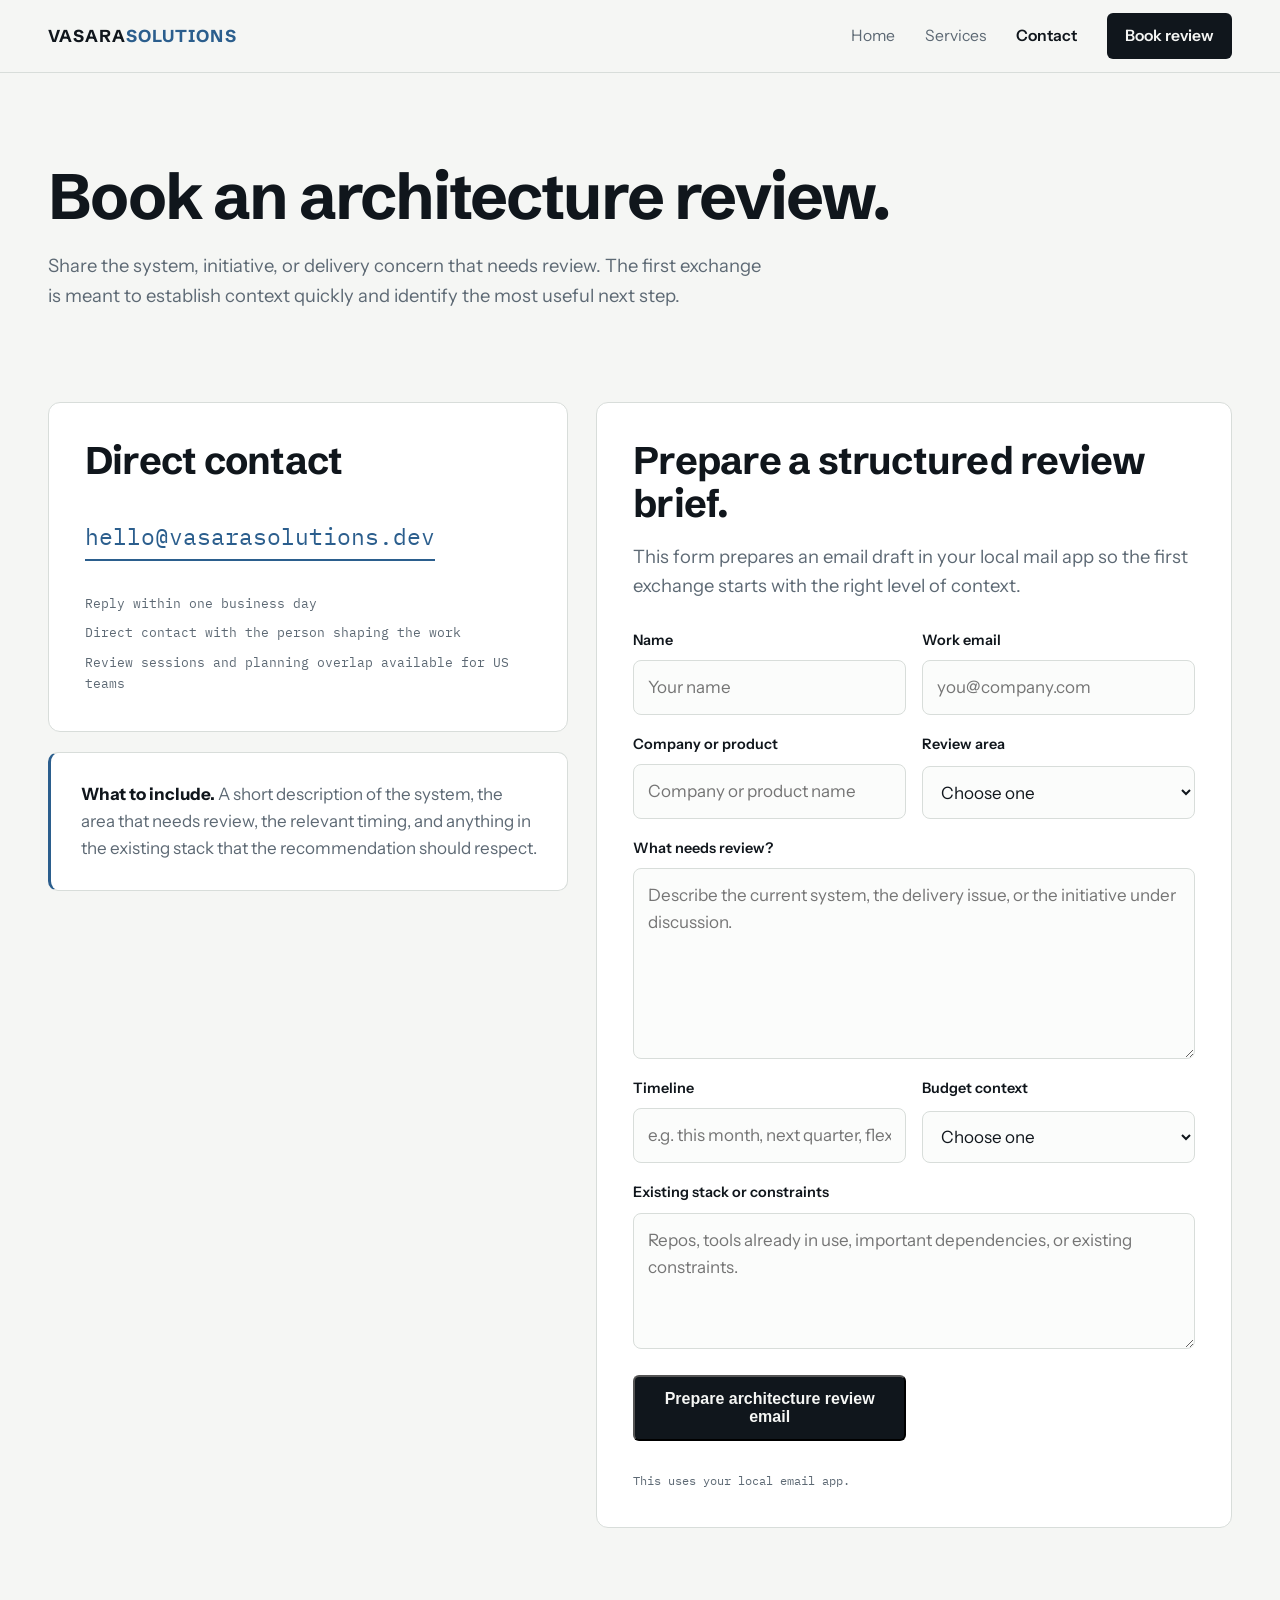
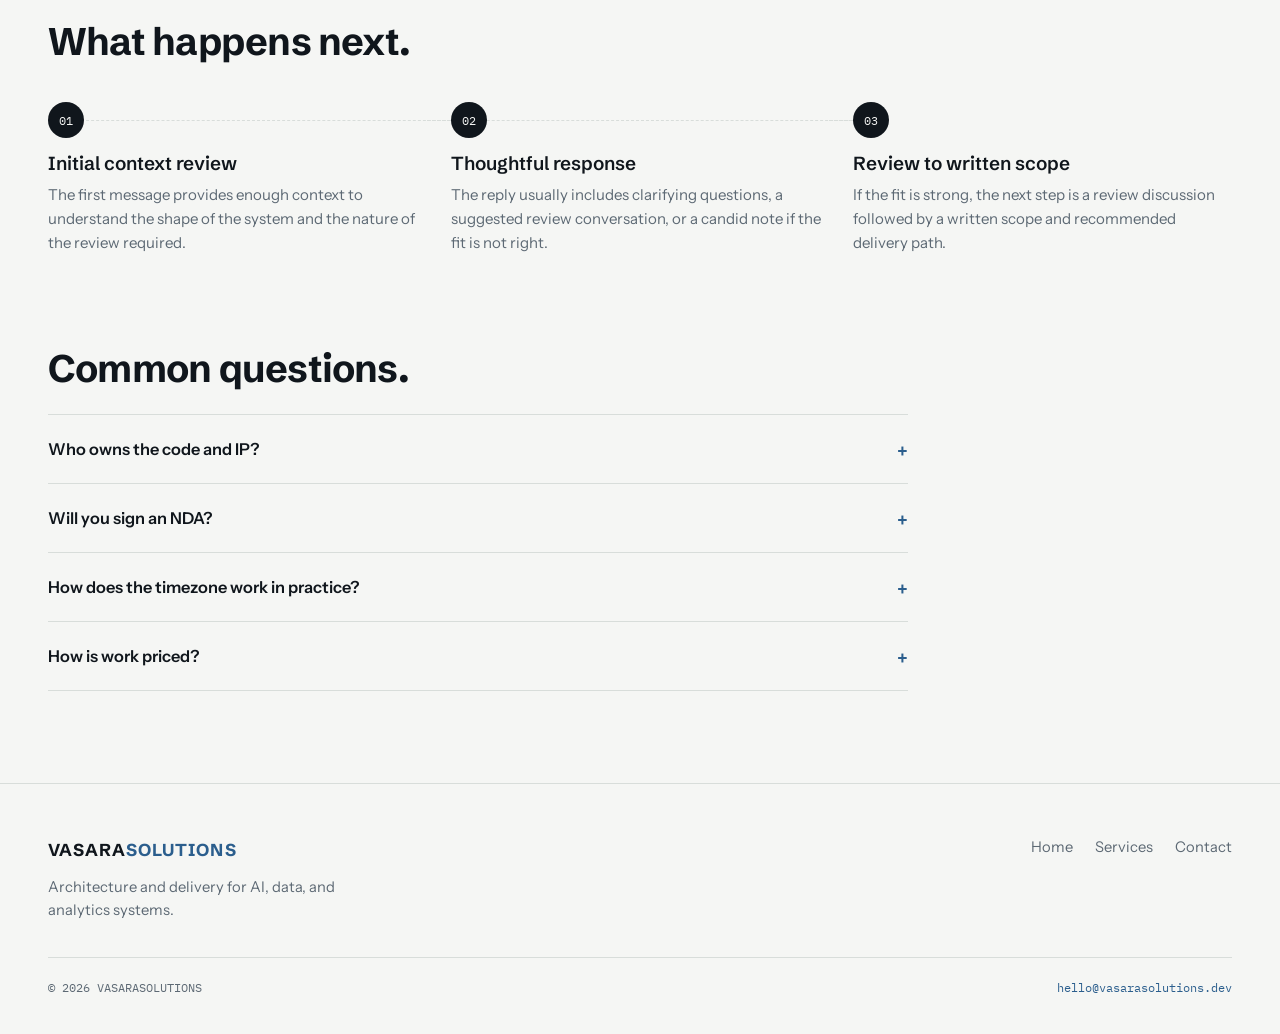
<file: contact.html>
<!DOCTYPE html>
<html lang="en">
<head>
  <meta charset="UTF-8" />
  <meta name="viewport" content="width=device-width, initial-scale=1.0" />
  <title>Contact — VASARASOLUTIONS</title>
  <meta name="description" content="Book an architecture review with VASARASOLUTIONS. Share the current system or delivery concern and receive a thoughtful reply within one business day." />
  <meta name="theme-color" content="#f5f6f4" />
  <meta property="og:type" content="website" />
  <meta property="og:url" content="https://vasarasolutions.dev/contact.html" />
  <meta property="og:title" content="Contact — VASARASOLUTIONS" />
  <meta property="og:description" content="Share the current system or delivery concern and receive a thoughtful reply within one business day." />
  <meta property="og:image" content="https://vasarasolutions.dev/assets/social-card.png" />
  <meta name="twitter:card" content="summary_large_image" />
  <meta name="twitter:title" content="Contact — VASARASOLUTIONS" />
  <meta name="twitter:description" content="Share the current system or delivery concern and receive a thoughtful reply within one business day." />
  <meta name="twitter:image" content="https://vasarasolutions.dev/assets/social-card.png" />
  <link rel="icon" href="assets/favicon.svg" type="image/svg+xml" />
  <link rel="preconnect" href="https://fonts.googleapis.com" />
  <link rel="preconnect" href="https://fonts.gstatic.com" crossorigin />
  <link href="https://fonts.googleapis.com/css2?family=Schibsted+Grotesk:wght@500;700&family=Instrument+Sans:wght@400;500;600&family=IBM+Plex+Mono:wght@400;500&display=swap" rel="stylesheet" />
  <link rel="stylesheet" href="css/styles.css" />
</head>
<body>

<header class="site-header">
  <div class="wrap">
    <a class="logo" href="index.html">VASARA<span>SOLUTIONS</span></a>
    <button class="menu-btn" aria-expanded="false" aria-controls="nav">menu</button>
    <nav class="main-nav" id="nav">
      <a href="index.html">Home</a>
      <a href="services.html">Services</a>
      <a href="contact.html" class="active">Contact</a>
      <a href="contact.html" class="nav-cta">Book review</a>
    </nav>
  </div>
</header>

<main>
  <div class="hero">
    <div class="wrap">
      <h1>Book an architecture review.</h1>
      <p class="lede" style="margin-top:20px">Share the system, initiative, or delivery concern that needs review. The first exchange is meant to establish context quickly and identify the most useful next step.</p>
    </div>
  </div>

  <section style="padding-top:0">
    <div class="wrap contact-layout">
      <div class="contact-intro reveal">
        <div class="contact-card">
          <h2>Direct contact</h2>
          <a class="contact-email" href="mailto:hello@vasarasolutions.dev">hello@vasarasolutions.dev</a>
          <div class="contact-meta">
            <div>Reply within one business day</div>
            <div>Direct contact with the person shaping the work</div>
            <div>Review sessions and planning overlap available for US teams</div>
          </div>
        </div>
        <div class="plain-block contact-note">
          <p><strong>What to include.</strong> A short description of the system, the area that needs review, the relevant timing, and anything in the existing stack that the recommendation should respect.</p>
        </div>
      </div>

      <div class="brief-shell reveal">
        <div class="brief-card">
          <h2>Prepare a structured review brief.</h2>
          <p class="lede">This form prepares an email draft in your local mail app so the first exchange starts with the right level of context.</p>
          <form class="brief-form" data-brief-form data-email="hello@vasarasolutions.dev">
            <label>
              <span>Name</span>
              <input type="text" name="name" autocomplete="name" placeholder="Your name" required />
            </label>
            <label>
              <span>Work email</span>
              <input type="email" name="email" autocomplete="email" placeholder="you@company.com" required />
            </label>
            <label>
              <span>Company or product</span>
              <input type="text" name="company" autocomplete="organization" placeholder="Company or product name" required />
            </label>
            <label>
              <span>Review area</span>
              <select name="lane" required>
                <option value="">Choose one</option>
                <option>AI systems</option>
                <option>Data engineering</option>
                <option>Analytics</option>
                <option>Mixed scope</option>
              </select>
            </label>
            <label class="full">
              <span>What needs review?</span>
              <textarea name="summary" rows="6" placeholder="Describe the current system, the delivery issue, or the initiative under discussion." required></textarea>
            </label>
            <label>
              <span>Timeline</span>
              <input type="text" name="timeline" placeholder="e.g. this month, next quarter, flexible" />
            </label>
            <label>
              <span>Budget context</span>
              <select name="budget">
                <option value="">Choose one</option>
                <option>Under $5k</option>
                <option>$5k – $15k</option>
                <option>$15k – $30k</option>
                <option>$30k+</option>
                <option>Need help scoping</option>
              </select>
            </label>
            <label class="full">
              <span>Existing stack or constraints</span>
              <textarea name="stack" rows="4" placeholder="Repos, tools already in use, important dependencies, or existing constraints."></textarea>
            </label>
            <div class="form-actions full">
              <button class="btn btn-primary" type="submit">Prepare architecture review email</button>
              <p class="fine">This uses your local email app.</p>
            </div>
          </form>
        </div>
      </div>
    </div>
  </section>

  <section style="padding-top:0">
    <div class="wrap">
      <h2>What happens next.</h2>
      <div class="steps-flow three">
        <div class="step-col reveal">
          <div class="track"><span class="step-dot">01</span></div>
          <h3>Initial context review</h3>
          <p>The first message provides enough context to understand the shape of the system and the nature of the review required.</p>
        </div>
        <div class="step-col reveal">
          <div class="track"><span class="step-dot">02</span></div>
          <h3>Thoughtful response</h3>
          <p>The reply usually includes clarifying questions, a suggested review conversation, or a candid note if the fit is not right.</p>
        </div>
        <div class="step-col reveal">
          <div class="track"><span class="step-dot">03</span></div>
          <h3>Review to written scope</h3>
          <p>If the fit is strong, the next step is a review discussion followed by a written scope and recommended delivery path.</p>
        </div>
      </div>
    </div>
  </section>

  <section style="padding-top:0">
    <div class="wrap">
      <h2>Common questions.</h2>
      <div class="faq">
        <details>
          <summary>Who owns the code and IP?</summary>
          <p>You do. Code lives in your repositories, deploys to your accounts, and remains under your control.</p>
        </details>
        <details>
          <summary>Will you sign an NDA?</summary>
          <p>Yes. An NDA can be signed before any sensitive detail is shared.</p>
        </details>
        <details>
          <summary>How does the timezone work in practice?</summary>
          <p>Work is coordinated around overlapping review windows with US teams, while deeper implementation continues asynchronously.</p>
        </details>
        <details>
          <summary>How is work priced?</summary>
          <p>Most engagements are structured as fixed-scope projects or clearly defined retained support, depending on the shape of the work.</p>
        </details>
      </div>
    </div>
  </section>
</main>

<footer class="site-footer">
  <div class="wrap">
    <div class="foot-simple">
      <div>
        <div class="logo">VASARA<span>SOLUTIONS</span></div>
        <p>Architecture and delivery for AI, data, and analytics systems.</p>
      </div>
      <nav class="foot-nav" aria-label="Footer">
        <a href="index.html">Home</a>
        <a href="services.html">Services</a>
        <a href="contact.html">Contact</a>
      </nav>
    </div>
    <div class="foot-bottom">
      <div>© 2026 VASARASOLUTIONS</div>
      <div><a href="mailto:hello@vasarasolutions.dev">hello@vasarasolutions.dev</a></div>
    </div>
  </div>
</footer>

<script src="js/main.js"></script>
</body>
</html>
</file>
<file: css/styles.css>
/* VASARASOLUTIONS — shared styles */

:root {
  --paper: #f5f6f4;
  --panel: #ffffff;
  --ink: #10161c;
  --muted: #5d6974;
  --line: #d8ddda;
  --accent: #2b5e8d;
  --accent-ink: #214968;
  --ok: #2f7d52;
  --mono: "IBM Plex Mono", ui-monospace, monospace;
  --body: "Instrument Sans", system-ui, sans-serif;
  --display: "Schibsted Grotesk", system-ui, sans-serif;
  --maxw: 1240px;
}

* { margin: 0; padding: 0; box-sizing: border-box; }
html { scroll-behavior: smooth; }

body {
  font-family: var(--body);
  background: var(--paper);
  color: var(--ink);
  font-size: 17px;
  line-height: 1.6;
  -webkit-font-smoothing: antialiased;
}

.wrap { max-width: var(--maxw); margin: 0 auto; padding: 0 28px; }

a { color: var(--accent); text-decoration: none; }
a:hover { text-decoration: underline; }
a:focus-visible, button:focus-visible, input:focus-visible, select:focus-visible, textarea:focus-visible {
  outline: 2px solid var(--accent);
  outline-offset: 3px;
}

.site-header {
  border-bottom: 1px solid var(--line);
  background: rgba(245, 246, 244, 0.94);
  position: sticky;
  top: 0;
  z-index: 50;
  backdrop-filter: blur(10px);
}
.site-header .wrap {
  display: flex;
  align-items: center;
  justify-content: space-between;
  height: 72px;
}
.logo {
  font-family: var(--display);
  font-weight: 700;
  letter-spacing: 0.06em;
  font-size: 1.08rem;
  color: var(--ink);
}
.logo:hover { text-decoration: none; }
.logo span { color: var(--accent); }

nav.main-nav { display: flex; gap: 30px; align-items: center; }
nav.main-nav a { color: var(--muted); font-size: 0.98rem; }
nav.main-nav a.active { color: var(--ink); font-weight: 600; }
nav.main-nav a.nav-cta {
  color: var(--paper);
  background: var(--ink);
  padding: 10px 18px;
  border-radius: 6px;
  font-weight: 600;
}
nav.main-nav a.nav-cta:hover { background: var(--accent-ink); text-decoration: none; }

.menu-btn {
  display: none;
  background: none;
  border: 1px solid var(--line);
  border-radius: 4px;
  padding: 6px 10px;
  font-family: var(--mono);
  font-size: 0.85rem;
  cursor: pointer;
  color: var(--ink);
}

section { padding: 92px 0; }
h1, h2, h3 { font-family: var(--display); line-height: 1.1; }
h1 {
  font-size: clamp(2.8rem, 5vw, 5rem);
  font-weight: 700;
  letter-spacing: -0.03em;
}
h2 {
  font-size: clamp(1.9rem, 3vw, 3rem);
  font-weight: 700;
  letter-spacing: -0.02em;
  margin-bottom: 18px;
}
h3 { font-size: 1.18rem; font-weight: 600; margin-bottom: 8px; }
.lede {
  color: var(--muted);
  font-size: 1.15rem;
  max-width: 60ch;
}

.hero { padding: 88px 0 64px; }
.hero-grid {
  display: grid;
  grid-template-columns: minmax(0, 1.02fr) minmax(430px, 0.98fr);
  gap: 48px;
  align-items: start;
}
.hero .lede { margin: 24px 0 28px; }

.hero-points { list-style: none; margin: 0 0 34px; display: grid; gap: 12px; }
.hero-points li {
  display: flex;
  gap: 12px;
  align-items: flex-start;
  color: var(--muted);
  font-size: 0.98rem;
}
.hero-points svg {
  width: 18px;
  height: 18px;
  color: var(--ok);
  flex-shrink: 0;
  margin-top: 4px;
}

.btn-row { display: flex; gap: 14px; flex-wrap: wrap; }
.btn {
  display: inline-block;
  padding: 13px 22px;
  border-radius: 6px;
  font-weight: 600;
  font-size: 1rem;
}
.btn-primary { background: var(--ink); color: var(--paper); }
.btn-primary:hover { background: var(--accent-ink); text-decoration: none; }
.btn-ghost { border: 1px solid var(--line); color: var(--ink); background: var(--panel); }
.btn-ghost:hover { border-color: var(--ink); text-decoration: none; }

.hero-panel {
  background: linear-gradient(180deg, #ffffff 0%, #f8faf9 100%);
  border: 1px solid var(--line);
  border-radius: 16px;
  padding: 28px;
  box-shadow: 0 12px 30px rgba(16, 22, 28, 0.04);
}
.panel-head {
  font-family: var(--display);
  font-size: 1.12rem;
  font-weight: 600;
  margin-bottom: 20px;
}
.panel-grid {
  display: grid;
  grid-template-columns: repeat(3, 1fr);
  gap: 16px;
}
.panel-col { display: grid; gap: 10px; }
.panel-label {
  font-family: var(--mono);
  font-size: 0.74rem;
  color: var(--accent);
  text-transform: uppercase;
  letter-spacing: 0.08em;
}
.panel-node {
  min-height: 64px;
  padding: 14px 16px;
  border: 1px solid var(--line);
  border-radius: 10px;
  background: var(--panel);
  font-size: 0.93rem;
  color: var(--ink);
  display: flex;
  align-items: center;
}
.panel-footer {
  display: flex;
  flex-wrap: wrap;
  gap: 10px;
  margin-top: 18px;
}
.panel-footer span {
  font-family: var(--mono);
  font-size: 0.75rem;
  color: var(--muted);
  padding: 7px 10px;
  border-radius: 999px;
  background: #f1f4f2;
  border: 1px solid var(--line);
}

.fact-grid { display: grid; grid-template-columns: repeat(4, 1fr); gap: 24px; margin-top: 40px; }
.fact { border-top: 2px solid var(--ink); padding-top: 18px; }
.fact .n {
  font-family: var(--display);
  font-size: 2.5rem;
  font-weight: 700;
  line-height: 1;
  display: block;
  margin-bottom: 10px;
}
.fact .n em { font-style: normal; color: var(--accent); }
.fact p { color: var(--muted); font-size: 0.94rem; }

.card-grid { display: grid; grid-template-columns: repeat(3, 1fr); gap: 20px; margin-top: 38px; }
.card {
  background: var(--panel);
  border: 1px solid var(--line);
  border-radius: 10px;
  padding: 28px 24px;
  display: flex;
  flex-direction: column;
  gap: 10px;
}
.card p { color: var(--muted); font-size: 0.96rem; }
.card .more { margin-top: auto; font-size: 0.92rem; font-weight: 600; }

.card-icon {
  width: 42px;
  height: 42px;
  border: 1px solid var(--line);
  border-radius: 10px;
  background: var(--paper);
  color: var(--accent);
  display: flex;
  align-items: center;
  justify-content: center;
  margin-bottom: 8px;
}
.card-icon svg { width: 20px; height: 20px; }

.steps-flow { display: grid; grid-template-columns: repeat(4, 1fr); gap: 24px; margin-top: 40px; }
.steps-flow.three { grid-template-columns: repeat(3, 1fr); }
.step-col .track {
  position: relative;
  display: flex;
  align-items: center;
  height: 36px;
  margin-bottom: 16px;
}
.step-col .track::before {
  content: "";
  position: absolute;
  top: 50%;
  left: -24px;
  right: -24px;
  border-top: 1px dashed var(--line);
}
.step-col:first-child .track::before { left: 18px; }
.step-col:last-child .track::before { right: calc(100% - 18px); }
.step-dot {
  position: relative;
  z-index: 1;
  width: 36px;
  height: 36px;
  border-radius: 50%;
  background: var(--ink);
  color: var(--paper);
  font-family: var(--mono);
  font-size: 0.78rem;
  display: flex;
  align-items: center;
  justify-content: center;
}
.step-col p { color: var(--muted); font-size: 0.94rem; }

.stack-grid {
  display: grid;
  grid-template-columns: repeat(auto-fill, minmax(150px, 1fr));
  gap: 14px;
  margin-top: 34px;
}
.stack-item {
  background: var(--panel);
  border: 1px solid var(--line);
  border-radius: 8px;
  padding: 16px 14px;
  display: flex;
  align-items: center;
  gap: 12px;
}
.stack-item img { width: 26px; height: 26px; object-fit: contain; }
.stack-item span { font-size: 0.89rem; font-weight: 500; }

.stack-map {
  display: grid;
  grid-template-columns: repeat(4, 1fr);
  gap: 18px;
  margin-top: 34px;
}
.stack-col {
  background: var(--panel);
  border: 1px solid var(--line);
  border-radius: 10px;
  padding: 20px;
}
.stack-stage {
  font-family: var(--mono);
  font-size: 0.76rem;
  color: var(--accent);
  margin-bottom: 12px;
  text-transform: uppercase;
  letter-spacing: 0.08em;
}
.stack-grid.compact {
  margin-top: 0;
  grid-template-columns: 1fr;
}

.svc { border-top: 1px solid var(--line); padding: 64px 0; }
.svc-grid { display: grid; grid-template-columns: minmax(0,1fr) minmax(0,1fr); gap: 48px; }
.svc-head { display: flex; align-items: center; gap: 14px; margin-bottom: 14px; }
.svc-head .card-icon { margin-bottom: 0; flex-shrink: 0; }
.svc ul { list-style: none; margin-top: 18px; display: grid; gap: 10px; }
.svc li {
  padding-left: 22px;
  position: relative;
  color: var(--muted);
  font-size: 0.97rem;
}
.svc li::before {
  content: "→";
  position: absolute;
  left: 0;
  color: var(--accent);
  font-family: var(--mono);
  font-size: 0.85rem;
}
.svc-deliverable {
  font-family: var(--mono);
  font-size: 0.8rem;
  color: var(--muted);
  border: 1px dashed var(--line);
  border-radius: 8px;
  padding: 14px 16px;
  margin-top: 22px;
}

.proof-grid {
  display: grid;
  grid-template-columns: repeat(3, 1fr);
  gap: 20px;
  margin-top: 36px;
}
.proof-card {
  background: var(--panel);
  border: 1px solid var(--line);
  border-radius: 10px;
  padding: 24px;
}
.proof-card p { color: var(--muted); font-size: 0.95rem; }

.quote-band {
  background: var(--panel);
  border: 1px solid var(--line);
  border-radius: 12px;
  padding: 32px 34px;
  max-width: 920px;
}
.quote-band p {
  font-family: var(--display);
  font-size: 1.4rem;
  line-height: 1.45;
  color: var(--ink);
}

.contact-layout {
  display: grid;
  grid-template-columns: minmax(300px, 0.9fr) minmax(0, 1.1fr);
  gap: 28px;
  align-items: start;
}
.contact-intro { display: grid; gap: 20px; }
.contact-card {
  background: var(--panel);
  border: 1px solid var(--line);
  border-radius: 12px;
  padding: 36px;
}
.contact-note { max-width: none; }
.contact-email {
  font-family: var(--mono);
  font-size: clamp(1.05rem, 2.6vw, 1.45rem);
  display: inline-block;
  margin: 18px 0 8px;
  border-bottom: 2px solid var(--accent);
  padding-bottom: 4px;
}
.contact-email:hover { text-decoration: none; }
.contact-meta {
  font-family: var(--mono);
  font-size: 0.84rem;
  color: var(--muted);
  margin-top: 24px;
  display: grid;
  gap: 8px;
}
.plain-block {
  background: var(--panel);
  border: 1px solid var(--line);
  border-left: 3px solid var(--accent);
  border-radius: 10px;
  padding: 28px 30px;
}
.plain-block p { color: var(--muted); }
.plain-block strong { color: var(--ink); }

.brief-shell { margin-top: 0; }
.brief-card {
  background: var(--panel);
  border: 1px solid var(--line);
  border-radius: 12px;
  padding: 36px;
}
.brief-form {
  display: grid;
  grid-template-columns: 1fr 1fr;
  gap: 18px 16px;
  margin-top: 28px;
}
.brief-form label { display: grid; gap: 8px; }
.brief-form label.full { grid-column: 1 / -1; }
.brief-form span { font-size: 0.9rem; font-weight: 600; }
.brief-form input,
.brief-form select,
.brief-form textarea {
  width: 100%;
  border: 1px solid var(--line);
  border-radius: 8px;
  background: #fbfcfb;
  color: var(--ink);
  font: inherit;
  padding: 13px 14px;
}
.brief-form textarea { resize: vertical; min-height: 120px; }
.form-actions {
  display: flex;
  flex-wrap: wrap;
  align-items: center;
  gap: 12px 18px;
  margin-top: 8px;
}

.faq { max-width: 860px; margin-top: 24px; }
.faq details { border-top: 1px solid var(--line); }
.faq details:last-child { border-bottom: 1px solid var(--line); }
.faq summary {
  cursor: pointer;
  list-style: none;
  padding: 20px 0;
  font-weight: 600;
  font-size: 1.02rem;
  display: flex;
  justify-content: space-between;
  align-items: center;
  gap: 16px;
}
.faq summary::-webkit-details-marker { display: none; }
.faq summary::after { content: "+"; font-family: var(--mono); color: var(--accent); font-size: 1.1rem; }
.faq details[open] summary::after { content: "–"; }
.faq details p { color: var(--muted); font-size: 0.96rem; padding: 0 0 20px; max-width: 62ch; }

.cta-band {
  background: var(--ink);
  border-radius: 14px;
  padding: 56px 48px;
}
.cta-band h2 { color: var(--paper); }
.cta-band .lede { color: #c0cad2; }
.cta-band a.contact-email { color: #eff4f8; border-bottom-color: #7094b4; }

.fine {
  font-family: var(--mono);
  font-size: 0.78rem;
  color: var(--muted);
  margin-top: 18px;
}
.cta-band .fine { color: #96a6b3; }

.site-footer {
  border-top: 1px solid var(--line);
  padding: 52px 0 36px;
  color: var(--muted);
  font-size: 0.92rem;
}
.foot-simple {
  display: flex;
  justify-content: space-between;
  gap: 24px;
  align-items: flex-start;
}
.foot-simple .logo { display: inline-block; margin-bottom: 12px; }
.foot-simple p { max-width: 34ch; }
.foot-nav {
  display: flex;
  gap: 22px;
  flex-wrap: wrap;
}
.foot-nav a { color: var(--muted); }
.foot-nav a:hover { color: var(--accent); }
.foot-bottom {
  border-top: 1px solid var(--line);
  margin-top: 34px;
  padding-top: 20px;
  display: flex;
  justify-content: space-between;
  flex-wrap: wrap;
  gap: 10px;
  font-family: var(--mono);
  font-size: 0.78rem;
}

.reveal { opacity: 0; transform: translateY(14px); transition: opacity .45s ease, transform .45s ease; }
.reveal.in { opacity: 1; transform: none; }

@media (prefers-reduced-motion: reduce) {
  .reveal { opacity: 1; transform: none; transition: none; }
  html { scroll-behavior: auto; }
}

@media (max-width: 980px) {
  .hero-grid,
  .svc-grid,
  .contact-layout,
  .panel-grid,
  .stack-map,
  .card-grid,
  .proof-grid,
  .fact-grid,
  .steps-flow,
  .steps-flow.three {
    grid-template-columns: 1fr;
  }
  .step-col .track::before { display: none; }
}

@media (max-width: 860px) {
  section { padding: 64px 0; }
  .hero { padding: 64px 0 48px; }
  .cta-band { padding: 40px 26px; }
  .foot-simple { flex-direction: column; gap: 18px; }
  .brief-card, .contact-card, .hero-panel { padding: 28px 24px; }
  .brief-form { grid-template-columns: 1fr; }
  .step-col {
    display: grid;
    grid-template-columns: 36px 1fr;
    grid-template-rows: auto auto;
    column-gap: 16px;
  }
  .step-col .track { grid-row: 1 / 3; align-items: flex-start; margin-bottom: 0; height: auto; }
  .step-col h3, .step-col p { grid-column: 2; }
  nav.main-nav {
    display: none;
    position: absolute;
    top: 72px;
    left: 0;
    right: 0;
    background: var(--paper);
    border-bottom: 1px solid var(--line);
    flex-direction: column;
    align-items: flex-start;
    padding: 18px 28px;
    gap: 16px;
  }
  nav.main-nav.open { display: flex; }
  .menu-btn { display: block; }
}
</file>
